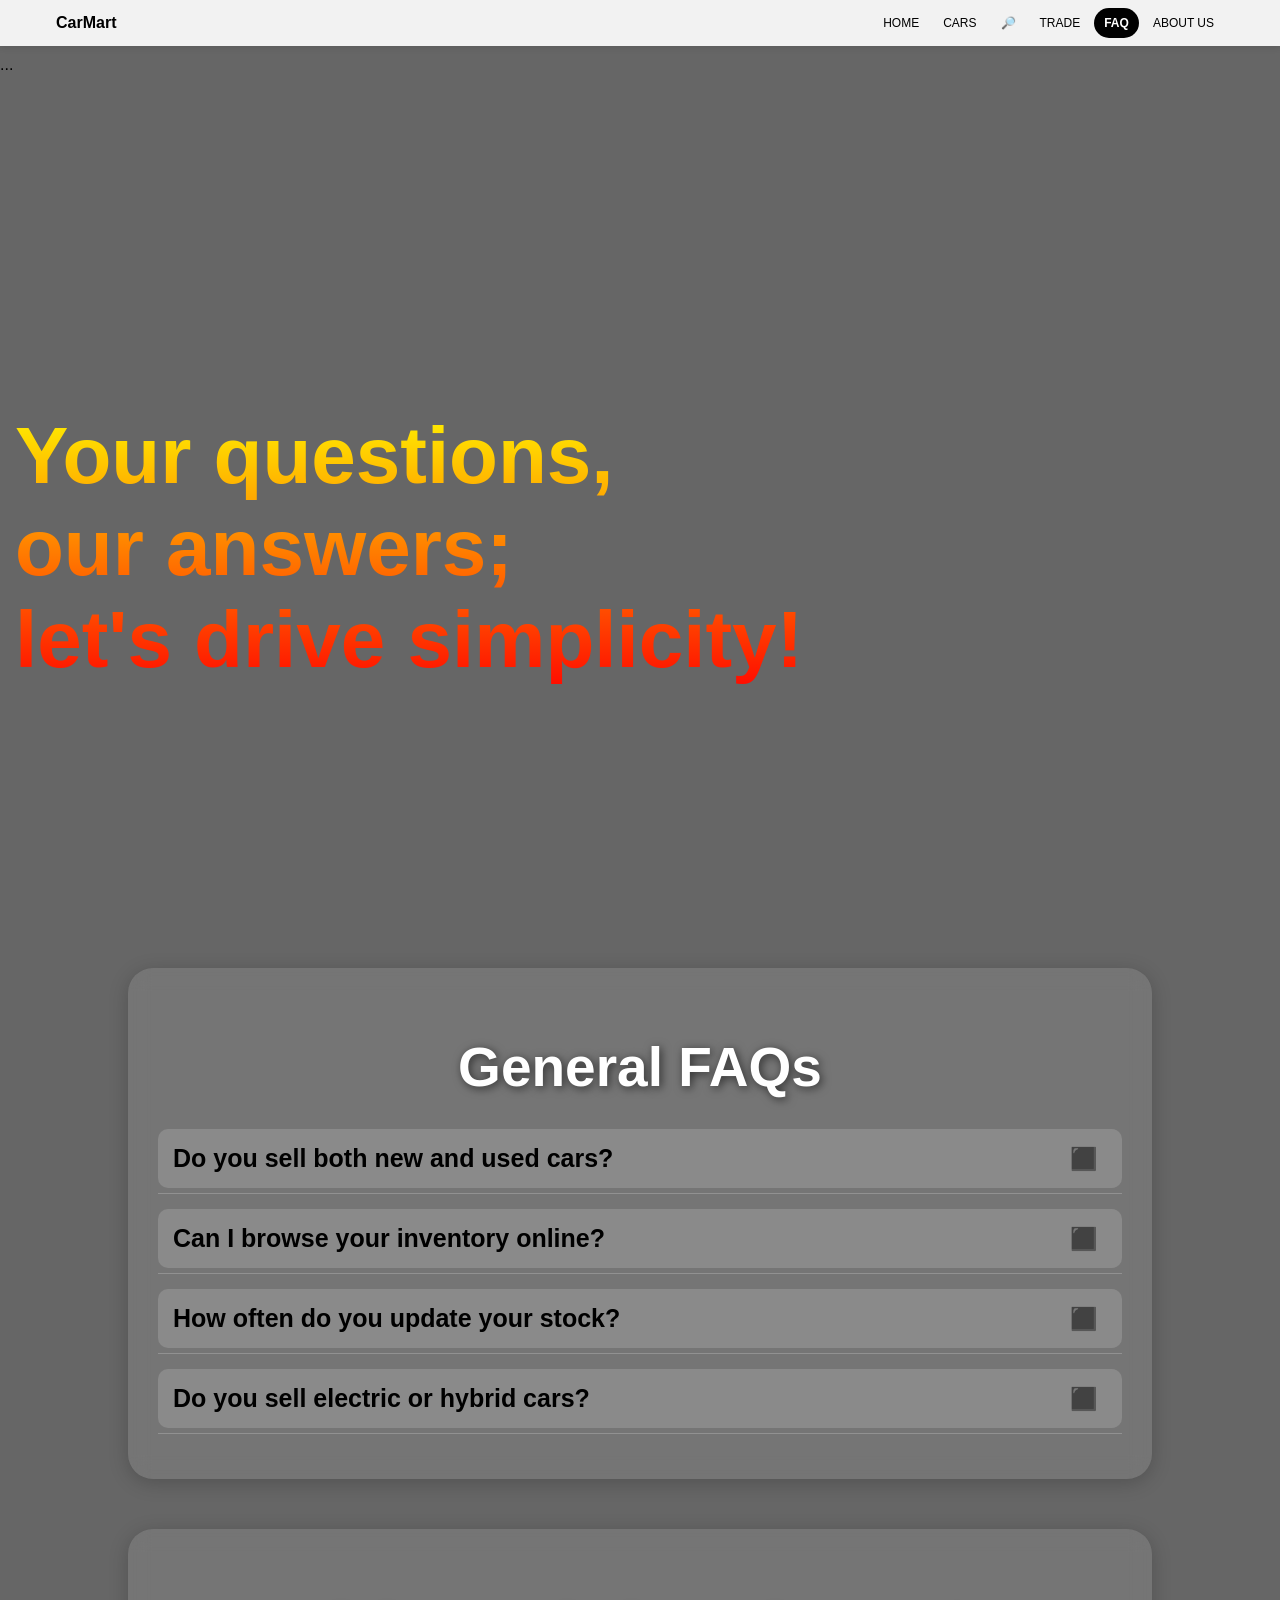
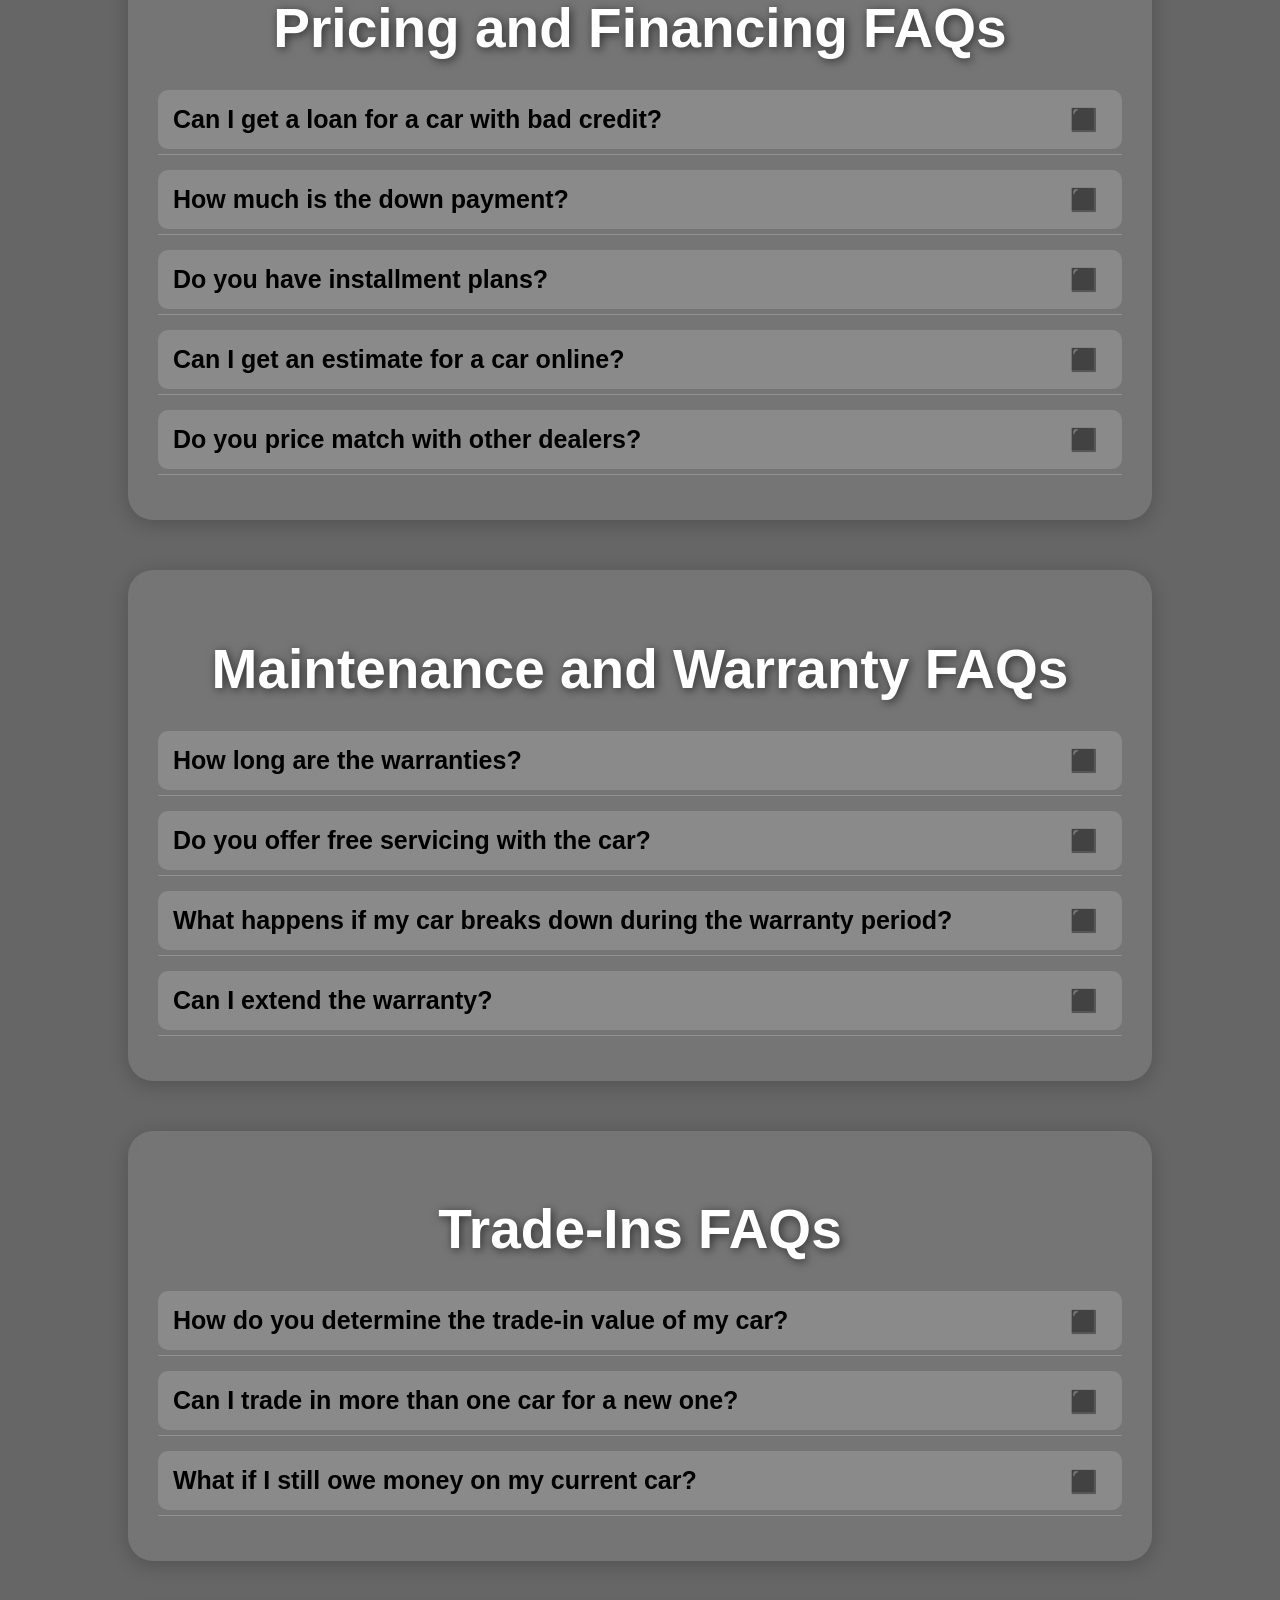
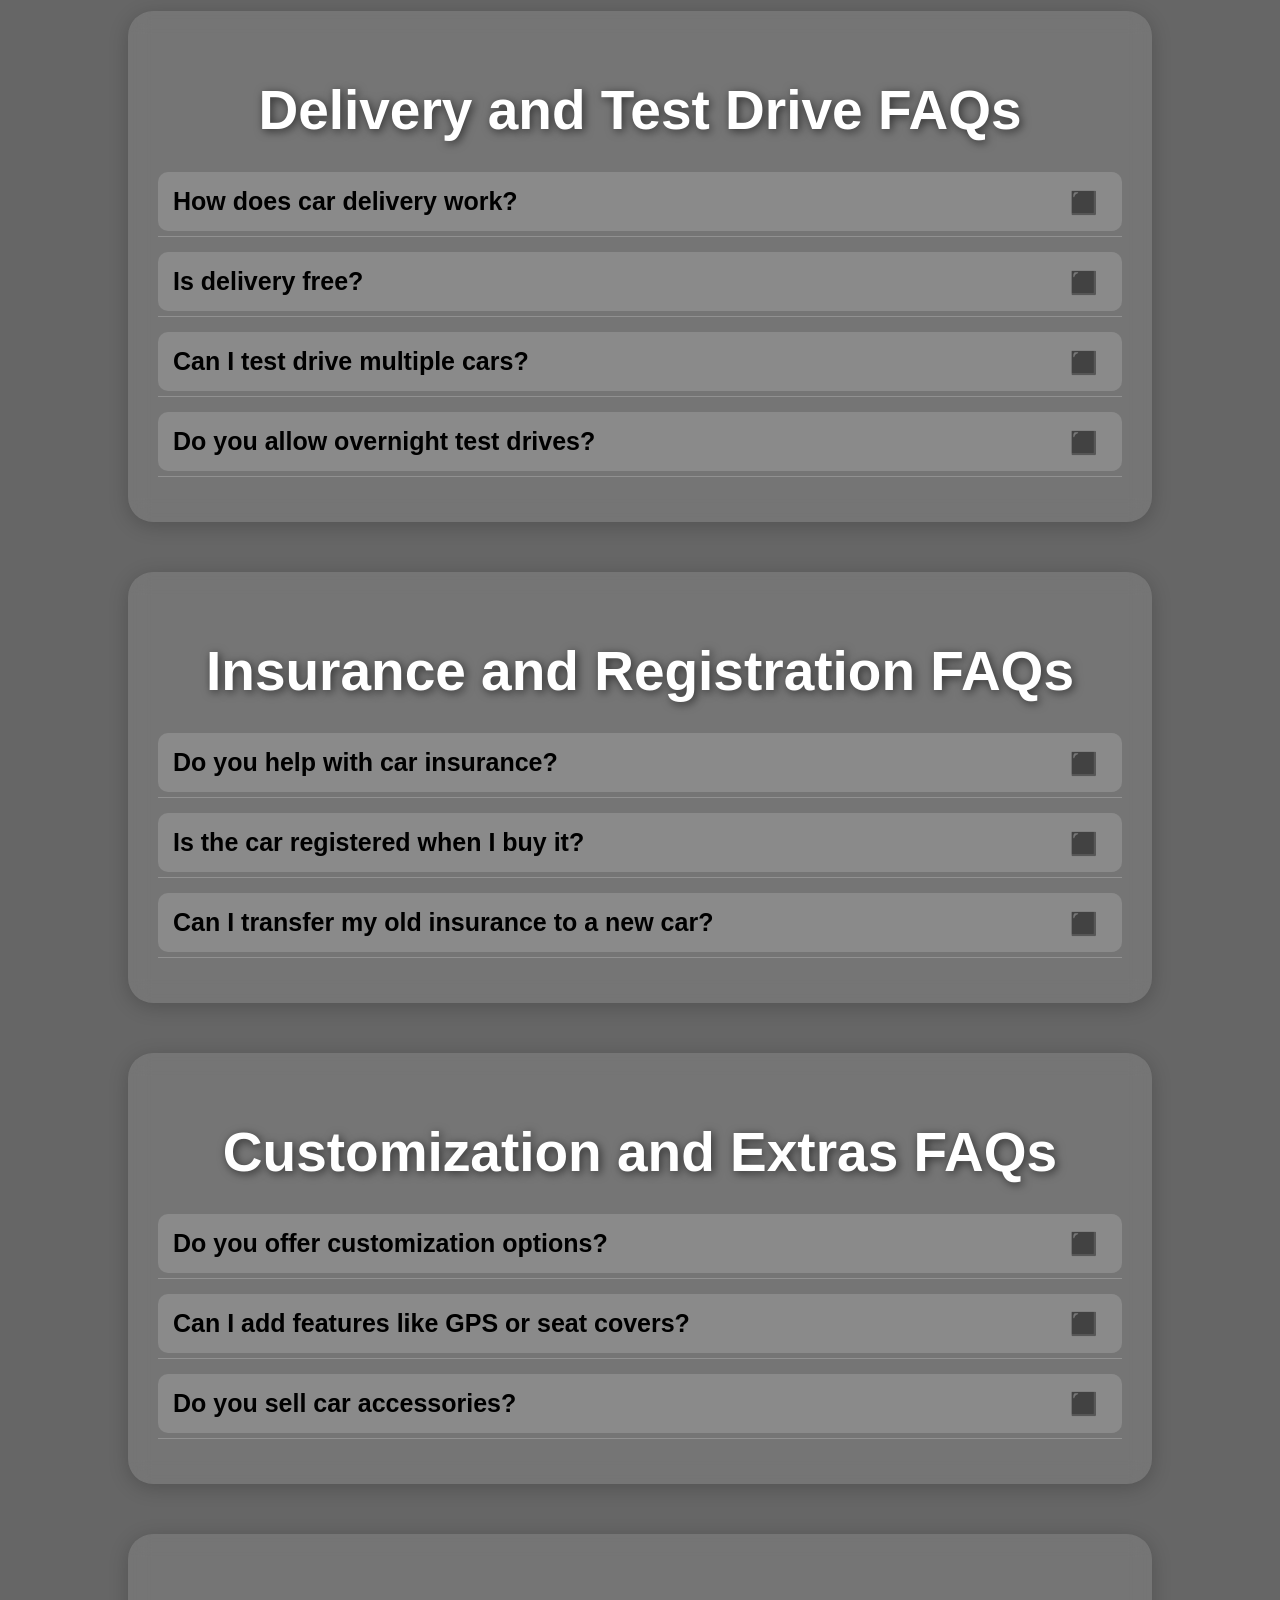
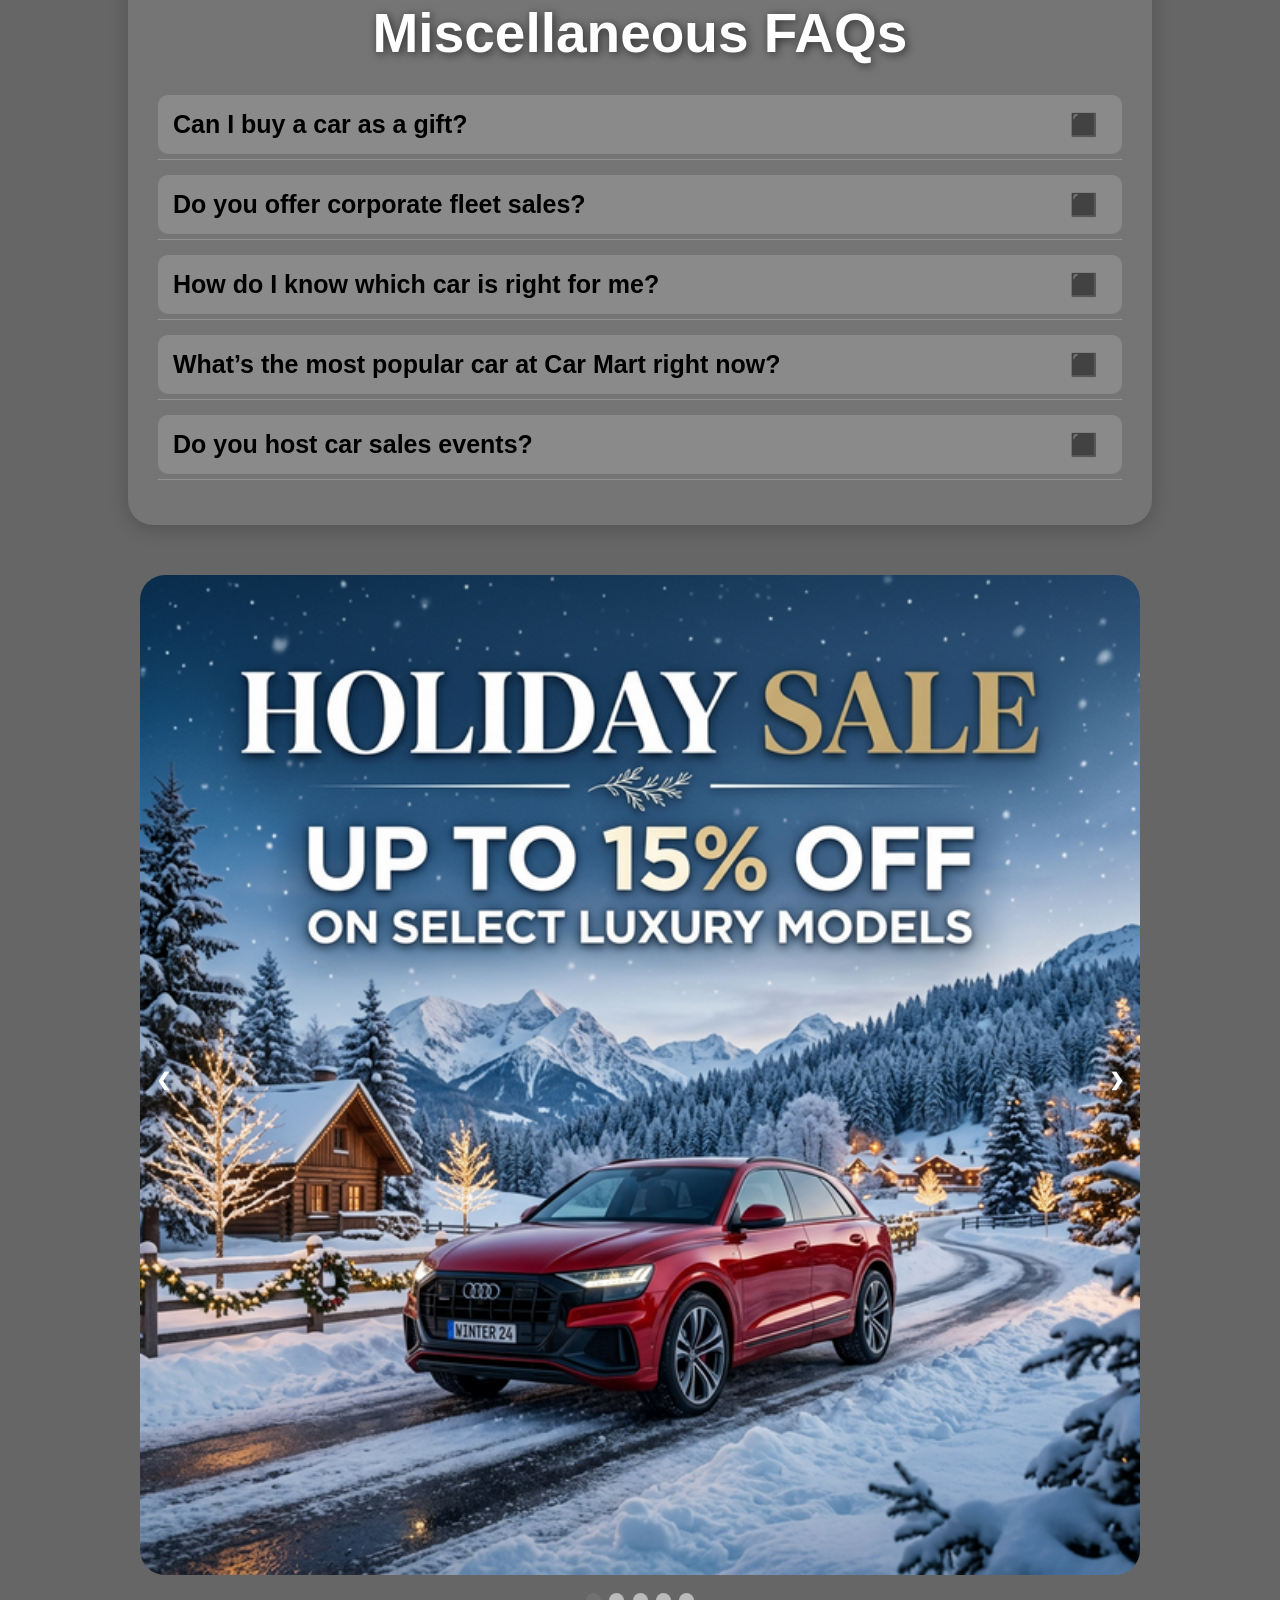
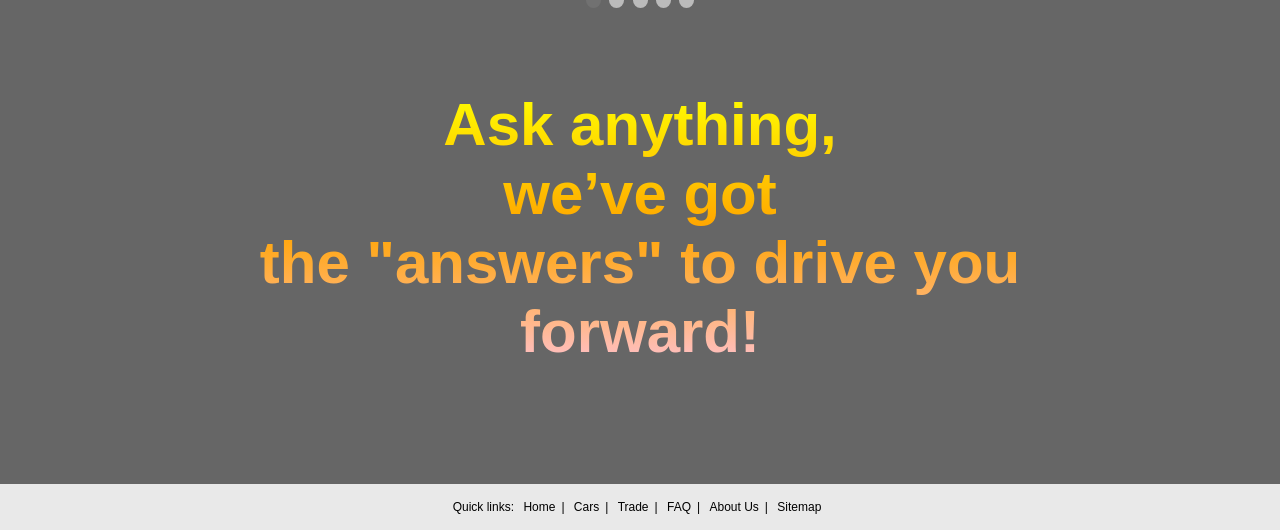
<file: FAQs.html>
<html>
<title>FAQs</title>

<head>
  <style>
    body {
      margin: 0;
      padding-top: 56px;
      font-family: arial;
      background-color: rgba(0, 0, 0, 0.6);
    }

    /*NAVIGATION BAR */
    .main-nav {
      position: fixed;
      top: 0;
      right: 0;
      left: 0;
      z-index: 1000;
      background-color: #f2f2f2;
      box-shadow: 0 2px 6px rgba(0, 0, 0, 0.1);
    }

    .main-nav-inner {
      max-width: 1200px;
      margin: 0 auto;
      display: flex;
      align-items: center;
      justify-content: space-between;
      padding: 8px 16px;
    }

    .nav-logo {
      font-family: sans-serif;
      font-weight: bold;
      font-size: 16px;
      text-decoration: none;
      color: black;
    }

    .nav-list {
      list-style-type: none;
      margin: 0;
      padding: 0;
      display: flex;
      gap: 4px;
    }

    .nav-item {
      list-style: none;
    }

    .nav-link {
      display: block;
      color: black;
      text-align: center;
      padding: 8px 10px;
      text-decoration: none;
      font-family: sans-serif;
      font-size: 12px;
      border-radius: 15px;
    }

    .nav-link:hover {
      background-color: white;
    }

    .nav-link[aria-current="page"] {
      background-color: black;
      color: white;
      font-weight: bold;
    }

    .mini-footer {
      text-align: center;
      padding: 16px;
      font-size: 12px;
      background-color: #e9e9e9;
      margin-top: 40px;
    }

    .mini-footer a {
      color: black;
      text-decoration: none;
      margin: 0 6px;
    }

    /*IMAGE */
    .quote-container {
      width: 100%;
      height: 100%;
      background-image: url('https://static.vecteezy.com/system/resources/previews/038/808/889/large_2x/ai-generated-handsome-young-american-police-officer-sitting-in-his-car-and-smiling-while-looking-at-the-camera-free-photo.jpeg');
      background-size: cover;
      background-position: center;
      border-radius: 25px;
    }


    /* 1st QUOTE */

    .para {
      font-family: sans-serif;
      font-size: 80;
      display: inline-block;
      text-align: left;
      padding: 15;
      background: linear-gradient(yellow, red);
      -webkit-background-clip: text;
      background-clip: text;
      -webkit-text-fill-color: transparent;
      top: 35%;
      position: absolute;
    }


    /* 2nd QUOTE */

    .para1 {
      font-family: sans-serif;
      font-size: 60;
      text-align: center;
      background: linear-gradient(yellow, orange, pink);
      -webkit-background-clip: text;
      background-clip: text;
      -webkit-text-fill-color: transparent;
    }



    /*Q&A DESIGN */

    .container {
      max-width: 80%;
      margin: 50px auto;
      padding: 30px;
      background: rgba(255, 255, 255, 0.1);
      border-radius: 25px;
      box-shadow: 0 4px 20px rgba(0, 0, 0, 0.2);
      backdrop-filter: blur(10px);
    }

    .faq-title {
      text-align: center;
      font-size: 55;
      margin-bottom: 30px;
      color: #fff;
      text-shadow: 2px 2px 10px rgba(0, 0, 0, 0.6);
    }

    .faq-item {
      margin-bottom: 15px;
      border-bottom: 1px solid rgba(255, 255, 255, 0.2);
    }

    .faq-question {
      font-size: 25;
      padding: 15px;
      cursor: pointer;
      background: rgba(255, 255, 255, 0.15);
      border-radius: 10px;
      margin: 5px 0;
      transition: transform 0.3s ease, background 0.3s ease;
      position: relative;
    }

    .faq-question:hover {
      background: rgba(255, 255, 255, 0.25);
      transform: translateY(-3px);
    }

    .faq-question::after {
      content: "◼️";
      font-size: 1.2em;
      color: #fff;
      position: absolute;
      right: 20px;
      top: 50%;
      transform: translateY(-50%);
      transition: transform 0.3s;
    }

    .faq-question.active::after {
      transform: translateY(-50%) rotate(180deg);
    }

    .faq-answer {
      display: none;
      padding: 15px;
      font-size: 18;
      background: rgba(255, 255, 255, 0.1);
      border-radius: 10px;
      margin: 8px 0;
      color: black;
      line-height: 1.6;
    }

    .faq-answer.visible {
      display: block;
      animation: fadeIn 0.3s ease;
    }

    @keyframes fadeIn {
      from {
        opacity: 0;
        transform: translateY(-10px);
      }

      to {
        opacity: 1;
        transform: translateY(0);
      }
    }


    /* NEWS */

    .header {
      background: #222;
      color: #fff;
      padding: 20px 0;
      text-align: center;
      font-size: 2.2em;
      letter-spacing: 1px;
      text-transform: uppercase;
      position: relative;
      overflow: hidden;
    }

    .header::before {
      content: "";
      position: absolute;
      top: 0;
      left: 0;
      width: 100%;
      height: 100%;
      background: linear-gradient(to right, #ff7e5f, #feb47b);
      clip-path: polygon(0 0, 100% 0, 70% 100%, 0% 100%);
      z-index: -1;
    }

    /*.container1 {
    max-width: 80%;
    margin: 50px auto;
    padding: 30px;
    background: rgba(255, 255, 255, 0.1);
    border-radius: 25px;
    box-shadow: 0 4px 20px rgba(0, 0, 0, 0.2);
    backdrop-filter: blur(10px);

  } */

    .headline {
      font-size: 2em;
      color: #333;
      text-align: center;
      margin-bottom: 20px;
      position: relative;
    }

    .headline::after {
      content: '';
      display: block;
      width: 80px;
      height: 4px;
      background: #ff7e5f;
      margin: 10px auto 0;
      border-radius: 2px;
    }

    .news-highlight {
      padding: 20px;
      background: #fff;
      border-radius: 10px;
      margin-bottom: 30px;
      box-shadow: 0 6px 15px rgba(0, 0, 0, 0.1);
      animation: slideIn 1s ease-out;
    }

    .news-highlight-title {
      font-size: 1.6em;
      color: #ff7e5f;
      margin-bottom: 10px;
    }

    .news-highlight-description {
      font-size: 1.2em;
      color: #555;
      line-height: 1.6;
    }

    .car-grid {
      display: grid;
      grid-template-columns: repeat(auto-fit, minmax(250px, 1fr));
      gap: 20px;
    }

    .car-card {
      background: #fff;
      border-radius: 15px;
      box-shadow: 0 6px 20px rgba(0, 0, 0, 0.1);
      overflow: hidden;
      transform: scale(1);
      transition: transform 0.3s ease, box-shadow 0.3s ease;
    }

    .car-card:hover {
      transform: scale(1.05);
      box-shadow: 0 10px 30px rgba(0, 0, 0, 0.2);
    }

    .car-image {
      width: 100%;
      height: 160px;
      object-fit: cover;
    }

    .car-details {
      padding: 15px;
      text-align: center;
    }

    .car-title {
      font-size: 1.4em;
      color: #333;
      margin-bottom: 10px;
    }

    .car-description {
      font-size: 1em;
      color: #666;
      line-height: 1.5;
    }


    @keyframes slideIn {
      from {
        opacity: 0;
        transform: translateY(20px);
      }

      to {
        opacity: 1;
        transform: translateY(0);
      }
    }


    /* SLIDESHOW */

    * {
      box-sizing: border-box
    }

    .mySlides {
      display: none
    }

    img {
      vertical-align: middle;
      border-radius: 25px;
    }

    /* Slideshow container */
    .slideshow-container {
      max-width: 1000px;
      position: relative;
      margin: auto;

    }

    /* Next & previous buttons */
    .prev,
    .next {
      cursor: pointer;
      position: absolute;
      top: 50%;
      width: auto;
      padding: 16px;
      margin-top: -22px;
      color: white;
      font-weight: bold;
      font-size: 18px;
      transition: 0.6s ease;
      border-radius: 0 3px 3px 0;
      user-select: none;
    }

    /* Position the "next button" to the right */
    .next {
      right: 0;
      border-radius: 3px 0 0 3px;
    }

    /* On hover, add a black background color with a little bit see-through */
    .prev:hover,
    .next:hover {
      background-color: rgba(0, 0, 0, 0.8);
    }



    /* The dots/bullets/indicators */
    .dot {
      cursor: pointer;
      height: 15px;
      width: 15px;
      margin: 0 2px;
      background-color: #bbb;
      border-radius: 50%;
      display: inline-block;
      transition: background-color 0.6s ease;
    }

    .active,
    .dot:hover {
      background-color: #717171;
    }

    /* Fading animation */
    .fade {
      animation-name: fade;
      animation-duration: 1.5s;
    }

    @keyframes fade {
      from {
        opacity: .4
      }

      to {
        opacity: 1
      }
    }

    /* On smaller screens, decrease text size */
    @media only screen and (max-width: 300px) {

      .prev,
      .next,
      .text {
        font-size: 11px
      }
    }
  </style>
  ...</style>
</head>

<body>
  <header class="main-nav">
    <div class="main-nav-inner">
      <a href="CARMART HOME.html" class="nav-logo">CarMart</a>
      <nav aria-label="Main navigation">
        <ul class="nav-list">
          <li class="nav-item"><a href="CARMART HOME.html" class="nav-link">HOME</a></li>
          <li class="nav-item"><a href="CAR.html" class="nav-link">CARS</a></li>
          <li class="nav-item"><a href="SEARCH.html" class="nav-link">🔎</a></li>
          <li class="nav-item"><a href="TRADE.html" class="nav-link">TRADE</a></li>
          <li class="nav-item"><a href="FAQs.html" class="nav-link" aria-current="page">FAQ</a></li>
          <li class="nav-item"><a href="About Car Mart.html" class="nav-link">ABOUT US</a></li>

        </ul>
      </nav>
    </div>
  </header>
  <div class="quote-container">
    <p class="para"><b>Your questions,<br> our answers;<br>let's drive simplicity!</b></p>
  </div>


  <!-- GENERAL QUES -->
  <div class="container">
    <h1 class="faq-title">General FAQs</h1>

    <div class="faq-item">
      <div class="faq-question"><b>Do you sell both new and used cars?</b></div>
      <div class="faq-answer"><b>Absolutely! 🖤 <br> Whether you want a brand-new ride or a pre-loved gem, we’ve got you
          covered.</b></div>
    </div>

    <div class="faq-item">
      <div class="faq-question"><b>Can I browse your inventory online?</b></div>
      <div class="faq-answer"><b>Absolutely! 🖤 <br>Visit us to see all the cars we have for you.</b></div>
    </div>

    <div class="faq-item">
      <div class="faq-question"><b>How often do you update your stock?</b></div>
      <div class="faq-answer"><b>Almost daily—there’s always something new to check out!</b></div>
    </div>

    <div class="faq-item">
      <div class="faq-question"><b> Do you sell electric or hybrid cars?</b></div>
      <div class="faq-answer"><b>Yes, we offer electric, hybrid, and traditional vehicles to match your
          preferences.🤗</b></div>
    </div>
  </div>


  <!-- PRICING QUES -->
  <div class="container">
    <h1 class="faq-title">Pricing and Financing FAQs</h1>

    <div class="faq-item">
      <div class="faq-question"><b>Can I get a loan for a car with bad credit?</b></div>
      <div class="faq-answer"><b>Don’t worry! 😍 <br>We work with multiple lenders to find the best plan for you.</b>
      </div>
    </div>

    <div class="faq-item">
      <div class="faq-question"><b>How much is the down payment?</b></div>
      <div class="faq-answer"><b>It depends on the car and the financing plan, but we’ll ensure it’s manageable.</b>
      </div>
    </div>

    <div class="faq-item">
      <div class="faq-question"><b>Do you have installment plans?</b></div>
      <div class="faq-answer"><b>Yes, we offer flexible installment plans. Talk to us for options that fit your needs.
          🖤 </b></div>
    </div>

    <div class="faq-item">
      <div class="faq-question"><b>Can I get an estimate for a car online?</b></div>
      <div class="faq-answer"><b>Sure!🖤 <br> Use our online calculator or contact us for a quick quote.</b></div>
    </div>

    <div class="faq-item">
      <div class="faq-question"><b>Do you price match with other dealers?</b></div>
      <div class="faq-answer"><b>Yes!🖤 <br>Show us a valid offer, and we’ll match or beat it. <br> Use our online
          calculator or contact us for a quick quote.</b></div>
    </div>
  </div>


  <!-- WARRENTY QUES -->
  <div class="container">
    <h1 class="faq-title">Maintenance and Warranty FAQs</h1>

    <div class="faq-item">
      <div class="faq-question"><b> How long are the warranties?</b></div>
      <div class="faq-answer"><b>Warranties vary but typically range from 1 to 5 years—ask for specifics.</b></div>
    </div>

    <div class="faq-item">
      <div class="faq-question"><b>Do you offer free servicing with the car?</b></div>
      <div class="faq-answer"><b>Some cars include free servicing for a limited time—check for current offers.</b></div>
    </div>

    <div class="faq-item">
      <div class="faq-question"><b>What happens if my car breaks down during the warranty period?</b></div>
      <div class="faq-answer"><b>Bring it to us, and we’ll handle it under warranty. Simple as that. 🖤 </b></div>
    </div>

    <div class="faq-item">
      <div class="faq-question"><b>Can I extend the warranty?</b></div>
      <div class="faq-answer"><b>Yes! 🖤 Extended warranties are available for added peace of mind.</b></div>
    </div>
  </div>


  <!-- TRADE QUES -->
  <div class="container">
    <h1 class="faq-title">Trade-Ins FAQs</h1>

    <div class="faq-item">
      <div class="faq-question"><b> How do you determine the trade-in value of my car?</b></div>
      <div class="faq-answer"><b> We consider the market value, condition, mileage, and age of your car.🖤 </b></div>
    </div>

    <div class="faq-item">
      <div class="faq-question"><b>Can I trade in more than one car for a new one?</b></div>
      <div class="faq-answer"><b>Yes! 🖤 <br>You can trade in multiple cars to offset the cost of your new ride.</b>
      </div>
    </div>

    <div class="faq-item">
      <div class="faq-question"><b>What if I still owe money on my current car?</b></div>
      <div class="faq-answer"><b>No problem! 😍 <br>We can handle the payoff as part of your trade-in. </b></div>
    </div>

  </div>


  <!-- DELIVERY QUES -->
  <div class="container">
    <h1 class="faq-title">Delivery and Test Drive FAQs</h1>

    <div class="faq-item">
      <div class="faq-question"><b>How does car delivery work?</b></div>
      <div class="faq-answer"><b>Once your purchase is complete, we’ll deliver your car to your preferred location.</b>
      </div>
    </div>

    <div class="faq-item">
      <div class="faq-question"><b>Is delivery free?</b></div>
      <div class="faq-answer"><b>It depends on the distance. We’ll let you know if any charges apply.</b></div>
    </div>

    <div class="faq-item">
      <div class="faq-question"><b>Can I test drive multiple cars?</b></div>
      <div class="faq-answer"><b>Of course! 🖤 <br>We want you to find the car that feels just right.</b></div>
    </div>

    <div class="faq-item">
      <div class="faq-question"><b>Do you allow overnight test drives?</b></div>
      <div class="faq-answer"><b>In some cases, yes! Contact us to arrange an extended test drive.</b></div>
    </div>
  </div>


  <!-- INSURANCE QUES -->
  <div class="container">
    <h1 class="faq-title">Insurance and Registration FAQs</h1>

    <div class="faq-item">
      <div class="faq-question"><b>Do you help with car insurance?</b></div>
      <div class="faq-answer"><b>Yes, we’ll connect you with trusted insurance providers. 😘 </b></div>
    </div>

    <div class="faq-item">
      <div class="faq-question"><b> Is the car registered when I buy it?</b></div>
      <div class="faq-answer"><b>Yes, we handle all registration paperwork for you.</b></div>
    </div>

    <div class="faq-item">
      <div class="faq-question"><b>Can I transfer my old insurance to a new car?</b></div>
      <div class="faq-answer"><b>Absolutely! ❤️ We’ll guide you through the process.</b></div>
    </div>

  </div>

  <!-- CUSTOMIZATION QUES -->
  <div class="container">
    <h1 class="faq-title">Customization and Extras FAQs</h1>

    <div class="faq-item">
      <div class="faq-question"><b>Do you offer customization options?</b></div>
      <div class="faq-answer"><b>Yes! 😘<br>From alloy wheels to sound systems, we’ll make your car truly yours.</b>
      </div>
    </div>

    <div class="faq-item">
      <div class="faq-question"><b> Can I add features like GPS or seat covers?</b></div>
      <div class="faq-answer"><b>Definitely! 🖤 Choose from a range of add-ons when you purchase.</b></div>
    </div>

    <div class="faq-item">
      <div class="faq-question"><b>Do you sell car accessories?</b></div>
      <div class="faq-answer"><b>Yah! ❤️ <br>we have a selection of accessories to enhance your ride.</b></div>
    </div>
  </div>


  <!-- MISSALENIOUS QUES -->
  <div class="container">
    <h1 class="faq-title">Miscellaneous FAQs</h1>

    <div class="faq-item">
      <div class="faq-question"><b>Can I buy a car as a gift?</b></div>
      <div class="faq-answer"><b>Absolutely! 🖤<br> We’ll help you make it a memorable surprise.</b></div>
    </div>

    <div class="faq-item">
      <div class="faq-question"><b> Do you offer corporate fleet sales?</b></div>
      <div class="faq-answer"><b>Yes,🖤 <br> we work with businesses to provide fleets of any size.</b></div>
    </div>

    <div class="faq-item">
      <div class="faq-question"><b>How do I know which car is right for me?</b></div>
      <div class="faq-answer"><b>Tell us your needs, and we’ll recommend the perfect match.🤗</b></div>
    </div>

    <div class="faq-item">
      <div class="faq-question"><b>What’s the most popular car at Car Mart right now?</b></div>
      <div class="faq-answer"><b>Check out our best-sellers section or ask our team when you visit!🤗</b></div>
    </div>

    <div class="faq-item">
      <div class="faq-question"><b>Do you host car sales events?</b></div>
      <div class="faq-answer"><b>Yes, we have regular events and discounts. Stay tuned.</b></div>
    </div>
  </div>


  <!-- ANIMATION EFFECT -->
  <script>
    const questions = document.querySelectorAll('.faq-question');

    questions.forEach(question => {
      question.addEventListener('click', () => {
        const answer = question.nextElementSibling;

        question.classList.toggle('active');
        answer.classList.toggle('visible');
      });
    });
  </script>




  <!-- IMAGE SLIDESHOW -->

  <div class="slideshow-container">

    <div class="mySlides fade">
      <img src="images/banner1.png" style="width:100%">
    </div>

    <div class="mySlides fade">
      <img src="images/banner2.png" style="width:100%">
    </div>

    <div class="mySlides fade">
      <img src="images/banner3.png" style="width:100%">
    </div>

    <div class="mySlides fade">
      <img src="images/banner1.png" style="width:100%">
    </div>

    <div class="mySlides fade">
      <img src="images/banner2.png" style="width:100%">
    </div>

    <a class="prev" onclick="plusSlides(-1)">❮</a>
    <a class="next" onclick="plusSlides(1)">❯</a>

  </div>
  <br>

  <div style="text-align:center">
    <span class="dot" onclick="currentSlide(1)"></span>
    <span class="dot" onclick="currentSlide(2)"></span>
    <span class="dot" onclick="currentSlide(3)"></span>
    <span class="dot" onclick="currentSlide(4)"></span>
    <span class="dot" onclick="currentSlide(5)"></span>
  </div>

  <script>
    let slideIndex = 0;

    function showSlides() {
      let i;
      let slides = document.getElementsByClassName("mySlides");
      let dots = document.getElementsByClassName("dot");
      for (i = 0; i < slides.length; i++) {
        slides[i].style.display = "none";
      }
      slideIndex++;
      if (slideIndex > slides.length) { slideIndex = 1 }
      for (i = 0; i < dots.length; i++) {
        dots[i].className = dots[i].className.replace(" active", "");
      }
      slides[slideIndex - 1].style.display = "block";
      dots[slideIndex - 1].className += " active";
      setTimeout(showSlides, 10000); // Change image every 10 seconds
    }

    showSlides();
  </script>

  <br>
  <!-- FINAL QU -->
  <div>
    <p class="para1"><b>Ask anything, <br>we’ve got <br>the "answers" to drive you <br>forward!</b></p>
  </div>
  <br>
  <footer class="mini-footer">
    <span>Quick links:</span>
    <a href="CARMART HOME.html">Home</a>|
    <a href="CAR.html">Cars</a>|
    <a href="TRADE.html">Trade</a>|
    <a href="FAQs.html">FAQ</a>|
    <a href="About Car Mart.html">About Us</a>|
    <a href="sitemap.html">Sitemap</a>
  </footer>
</body>

</html>
</file>
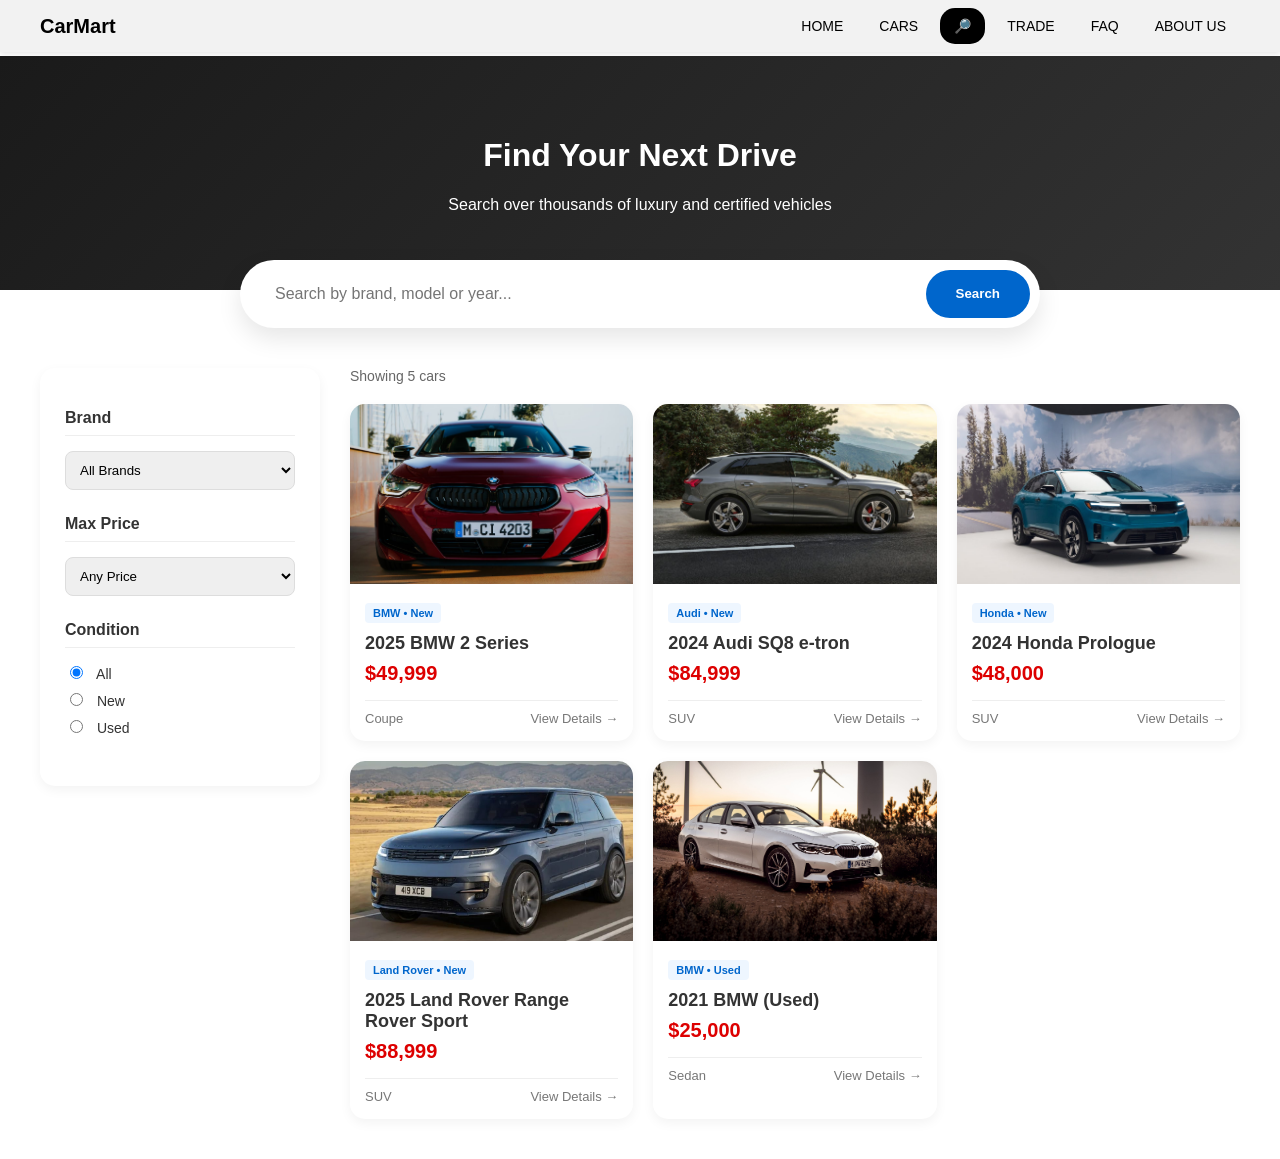
<file: SEARCH.html>
<!DOCTYPE html>
<html lang="en">

<head>
    <meta charset="UTF-8">
    <meta name="viewport" content="width=device-width, initial-scale=1.0">
    <title>Search Cars - CarMart</title>
    <link rel="stylesheet" href="style.css">
    <style>
        /* Search Header */
        .search-header {
            background: linear-gradient(135deg, #1a1a1a 0%, #333 100%);
            color: white;
            padding: 60px 20px;
            text-align: center;
        }

        .search-container {
            max-width: 800px;
            margin: -30px auto 0;
            padding: 0 20px;
        }

        .search-box {
            background: white;
            padding: 10px;
            border-radius: 50px;
            display: flex;
            box-shadow: 0 10px 25px rgba(0, 0, 0, 0.1);
        }

        .search-box input {
            flex: 1;
            border: none;
            padding: 15px 25px;
            font-size: 16px;
            border-radius: 50px 0 0 50px;
            outline: none;
        }

        .search-btn {
            background: #0066cc;
            color: white;
            border: none;
            padding: 0 30px;
            border-radius: 50px;
            font-weight: bold;
            cursor: pointer;
            transition: 0.3s;
        }

        .search-btn:hover {
            background: #004499;
        }

        /* Layout */
        .content-wrapper {
            max-width: 1200px;
            margin: 40px auto;
            display: grid;
            grid-template-columns: 280px 1fr;
            gap: 30px;
            padding: 0 20px;
        }

        /* Filters */
        .filters-sidebar {
            background: white;
            padding: 25px;
            border-radius: 15px;
            box-shadow: 0 4px 12px rgba(0, 0, 0, 0.05);
            height: fit-content;
        }

        .filter-group {
            margin-bottom: 25px;
        }

        .filter-group h3 {
            font-size: 16px;
            margin-bottom: 15px;
            border-bottom: 1px solid #eee;
            padding-bottom: 8px;
        }

        .filter-option {
            display: block;
            margin-bottom: 8px;
            font-size: 14px;
            cursor: pointer;
        }

        .filter-option input {
            margin-right: 10px;
        }

        select {
            width: 100%;
            padding: 10px;
            border-radius: 8px;
            border: 1px solid #ddd;
            outline: none;
        }

        /* Results */
        .results-count {
            margin-bottom: 20px;
            font-size: 14px;
            color: #666;
            font-weight: 500;
        }

        .car-grid {
            display: grid;
            grid-template-columns: repeat(auto-fill, minmax(280px, 1fr));
            gap: 20px;
        }

        .car-card {
            background: white;
            border-radius: 15px;
            overflow: hidden;
            box-shadow: 0 4px 12px rgba(0, 0, 0, 0.05);
            transition: 0.3s;
            text-decoration: none;
            color: inherit;
        }

        .car-card:hover {
            transform: translateY(-5px);
            box-shadow: 0 8px 20px rgba(0, 0, 0, 0.1);
        }

        .car-img {
            width: 100%;
            height: 180px;
            object-fit: cover;
        }

        .car-info {
            padding: 15px;
        }

        .car-tag {
            display: inline-block;
            padding: 4px 8px;
            background: #eef6ff;
            color: #0066cc;
            font-size: 11px;
            font-weight: bold;
            border-radius: 4px;
            margin-bottom: 10px;
        }

        .car-title {
            font-size: 18px;
            font-weight: bold;
            margin: 0 0 8px;
        }

        .car-price {
            color: #d00;
            font-size: 20px;
            font-weight: bold;
        }

        .car-meta {
            display: flex;
            justify-content: space-between;
            margin-top: 15px;
            font-size: 13px;
            color: #777;
            border-top: 1px solid #eee;
            padding-top: 10px;
        }

        /* Empty State */
        #not-found {
            text-align: center;
            padding: 60px 20px;
            display: none;
        }

        #not-found h2 {
            color: #999;
        }

        @media (max-width: 768px) {
            .content-wrapper {
                grid-template-columns: 1fr;
            }

            .filters-sidebar {
                display: none;
            }

            /* Could add a mobile filter toggle later */
        }
    </style>
</head>

<body>
    <header class="main-nav">
        <div class="main-nav-inner">
            <a href="CARMART HOME.html" class="nav-logo">CarMart</a>
            <div class="menu-toggle" id="mobile-menu">
                <span></span>
                <span></span>
                <span></span>
            </div>
            <nav aria-label="Main navigation">
                <ul class="nav-list" id="nav-list">
                    <li class="nav-item"><a href="CARMART HOME.html" class="nav-link">HOME</a></li>
                    <li class="nav-item"><a href="CAR.html" class="nav-link">CARS</a></li>
                    <li class="nav-item"><a href="SEARCH.html" class="nav-link" aria-current="page">🔎</a></li>
                    <li class="nav-item"><a href="TRADE.html" class="nav-link">TRADE</a></li>
                    <li class="nav-item"><a href="FAQs.html" class="nav-link">FAQ</a></li>
                    <li class="nav-item"><a href="About Car Mart.html" class="nav-link">ABOUT US</a></li>
                </ul>
            </nav>
        </div>
    </header>

    <script>
        document.getElementById('mobile-menu').addEventListener('click', function () {
            document.getElementById('nav-list').classList.toggle('active');
        });
    </script>

    <div class="search-header">
        <h1>Find Your Next Drive</h1>
        <p>Search over thousands of luxury and certified vehicles</p>
    </div>

    <div class="search-container">
        <div class="search-box">
            <input type="text" id="userInput" placeholder="Search by brand, model or year..." onkeyup="filterCars()">
            <button class="search-btn" onclick="filterCars()">Search</button>
        </div>
    </div>

    <div class="content-wrapper">
        <aside class="filters-sidebar">
            <div class="filter-group">
                <h3>Brand</h3>
                <select id="brandFilter" onchange="filterCars()">
                    <option value="all">All Brands</option>
                    <option value="BMW">BMW</option>
                    <option value="Audi">Audi</option>
                    <option value="Honda">Honda</option>
                    <option value="Land Rover">Land Rover</option>
                </select>
            </div>

            <div class="filter-group">
                <h3>Max Price</h3>
                <select id="priceFilter" onchange="filterCars()">
                    <option value="all">Any Price</option>
                    <option value="30000">Up to $30,000</option>
                    <option value="60000">Up to $60,000</option>
                    <option value="100000">Up to $100,000</option>
                </select>
            </div>

            <div class="filter-group">
                <h3>Condition</h3>
                <label class="filter-option"><input type="radio" name="condition" value="all" checked
                        onchange="filterCars()"> All</label>
                <label class="filter-option"><input type="radio" name="condition" value="New" onchange="filterCars()">
                    New</label>
                <label class="filter-option"><input type="radio" name="condition" value="Used" onchange="filterCars()">
                    Used</label>
            </div>
        </aside>

        <main>
            <div class="results-count" id="results-count">Showing all cars</div>

            <div id="not-found">
                <h2>No results found for your search.</h2>
                <p>Try adjusting your filters or searching for something else.</p>
            </div>

            <div class="car-grid" id="carGrid">
                <!-- Car items will be injected here by JS -->
            </div>
        </main>
    </div>

    <script>
        const cars = [
            { id: 1, name: "2025 BMW 2 Series", price: 49999, brand: "BMW", condition: "New", img: "images/bmw_2_series.jpg", url: "2025 BMW 2 Series.html", body: "Coupe" },
            { id: 2, name: "2024 Audi SQ8 e-tron", price: 84999, brand: "Audi", condition: "New", img: "images/audi_sq8.jpg", url: "2024 Audi SQ8 e-tron.html", body: "SUV" },
            { id: 3, name: "2024 Honda Prologue", price: 48000, brand: "Honda", condition: "New", img: "images/honda_prologue.jpg", url: "2024 Honda Prologue.html", body: "SUV" },
            { id: 4, name: "2025 Land Rover Range Rover Sport", price: 88999, brand: "Land Rover", condition: "New", img: "images/range_rover_sport.png", url: "2025 Land Rover Range Rover Sport.html", body: "SUV" },
            { id: 5, name: "2021 BMW (Used)", price: 25000, brand: "BMW", condition: "Used", img: "images/bmw_3_series_used.jpg", url: "2021 BMW.html", body: "Sedan" }
        ];

        function displayCars(filteredCars) {
            const grid = document.getElementById('carGrid');
            const countLabel = document.getElementById('results-count');
            const notFound = document.getElementById('not-found');

            grid.innerHTML = '';

            if (filteredCars.length === 0) {
                notFound.style.display = 'block';
                countLabel.innerText = '0 results found';
            } else {
                notFound.style.display = 'none';
                countLabel.innerText = `Showing ${filteredCars.length} cars`;

                filteredCars.forEach(car => {
                    grid.innerHTML += `
            <a href="${car.url}" class="car-card">
              <img src="${car.img}" alt="${car.name}" class="car-img">
              <div class="car-info">
                <span class="car-tag">${car.brand} &bull; ${car.condition}</span>
                <h3 class="car-title">${car.name}</h3>
                <div class="car-price">$${car.price.toLocaleString()}</div>
                <div class="car-meta">
                  <span>${car.body}</span>
                  <span>View Details &rarr;</span>
                </div>
              </div>
            </a>
          `;
                });
            }
        }

        function filterCars() {
            const text = document.getElementById('userInput').value.toLowerCase();
            const brand = document.getElementById('brandFilter').value;
            const price = document.getElementById('priceFilter').value;
            const condition = document.querySelector('input[name="condition"]:checked').value;

            const filtered = cars.filter(car => {
                const matchesText = car.name.toLowerCase().includes(text) || car.brand.toLowerCase().includes(text);
                const matchesBrand = brand === 'all' || car.brand === brand;
                const matchesPrice = price === 'all' || car.price <= parseInt(price);
                const matchesCondition = condition === 'all' || car.condition === condition;

                return matchesText && matchesBrand && matchesPrice && matchesCondition;
            });

            displayCars(filtered);
        }

        // Initial load
        displayCars(cars);
    </script>
</body>

</html>
</file>
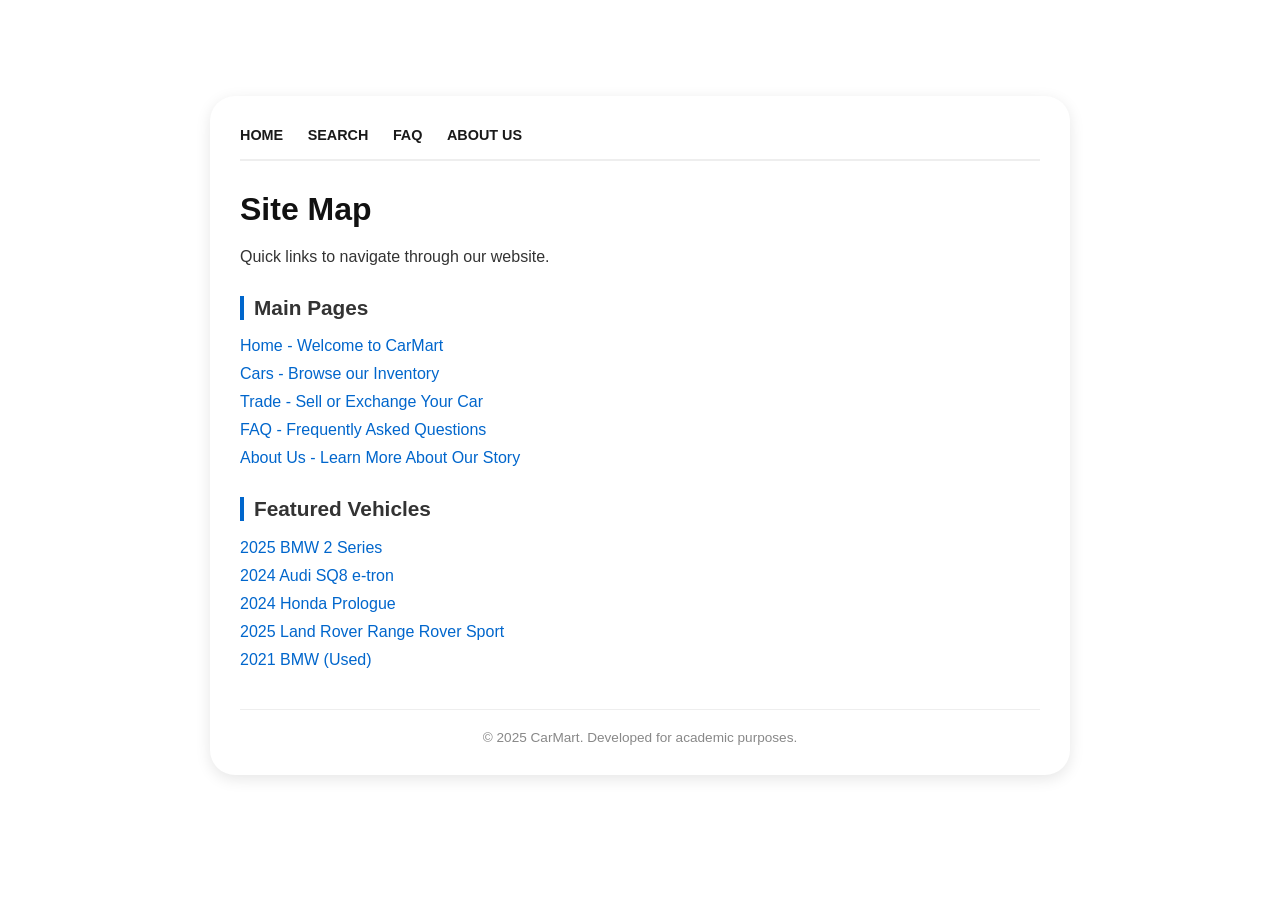
<file: sitemap.html>
<!DOCTYPE html>
<html lang="en">

<head>
  <meta charset="UTF-8">
  <meta name="viewport" content="width=device-width, initial-scale=1.0">
  <title>CarMart Sitemap</title>
  <link rel="stylesheet" href="style.css">
  <style>
    .sitemap-container {
      max-width: 800px;
      margin: 40px auto;
      background: white;
      padding: 30px;
      border-radius: 25px;
      box-shadow: 0 4px 15px rgba(0, 0, 0, 0.1);
    }

    .sitemap-nav {
      margin-bottom: 30px;
      padding-bottom: 15px;
      border-bottom: 2px solid #eee;
    }

    .sitemap-nav a {
      margin-right: 20px;
      text-decoration: none;
      color: #1a1a1a;
      font-weight: 600;
      font-size: 0.9em;
      text-transform: uppercase;
    }

    .sitemap-nav a:hover {
      color: #0066cc;
    }

    h1 {
      margin: 0 0 20px;
      font-size: 2em;
      color: #111;
    }

    h2 {
      margin-top: 30px;
      font-size: 1.3em;
      border-left: 4px solid #0066cc;
      padding-left: 10px;
    }

    ul {
      list-style: none;
      padding: 0;
    }

    li {
      margin-bottom: 10px;
    }

    .sitemap-link {
      color: #0066cc;
      text-decoration: none;
      transition: 0.2s;
    }

    .sitemap-link:hover {
      text-decoration: underline;
      color: #004499;
    }

    .sitemap-footer {
      margin-top: 40px;
      padding-top: 20px;
      border-top: 1px solid #eee;
      text-align: center;
      font-size: 0.85em;
      color: #888;
    }
  </style>
</head>

<body>
  <div class="sitemap-container">
    <nav class="sitemap-nav">
      <a href="CARMART HOME.html">Home</a>
      <a href="SEARCH.html">Search</a>
      <a href="FAQs.html">FAQ</a>
      <a href="About Car Mart.html">About Us</a>
    </nav>

    <main>
      <h1>Site Map</h1>
      <p>Quick links to navigate through our website.</p>

      <section>
        <h2>Main Pages</h2>
        <ul>
          <li><a href="CARMART HOME.html" class="sitemap-link">Home - Welcome to CarMart</a></li>
          <li><a href="CAR.html" class="sitemap-link">Cars - Browse our Inventory</a></li>
          <li><a href="TRADE.html" class="sitemap-link">Trade - Sell or Exchange Your Car</a></li>
          <li><a href="FAQs.html" class="sitemap-link">FAQ - Frequently Asked Questions</a></li>
          <li><a href="About Car Mart.html" class="sitemap-link">About Us - Learn More About Our Story</a></li>
        </ul>
      </section>

      <section>
        <h2>Featured Vehicles</h2>
        <ul>
          <li><a href="2025 BMW 2 Series.html" class="sitemap-link">2025 BMW 2 Series</a></li>
          <li><a href="2024 Audi SQ8 e-tron.html" class="sitemap-link">2024 Audi SQ8 e-tron</a></li>
          <li><a href="2024 Honda Prologue.html" class="sitemap-link">2024 Honda Prologue</a></li>
          <li><a href="2025 Land Rover Range Rover Sport.html" class="sitemap-link">2025 Land Rover Range Rover
              Sport</a></li>
          <li><a href="2021 BMW.html" class="sitemap-link">2021 BMW (Used)</a></li>
        </ul>
      </section>
    </main>

    <footer class="sitemap-footer">
      &copy; 2025 CarMart. Developed for academic purposes.
    </footer>
  </div>
</body>

</html>
</file>
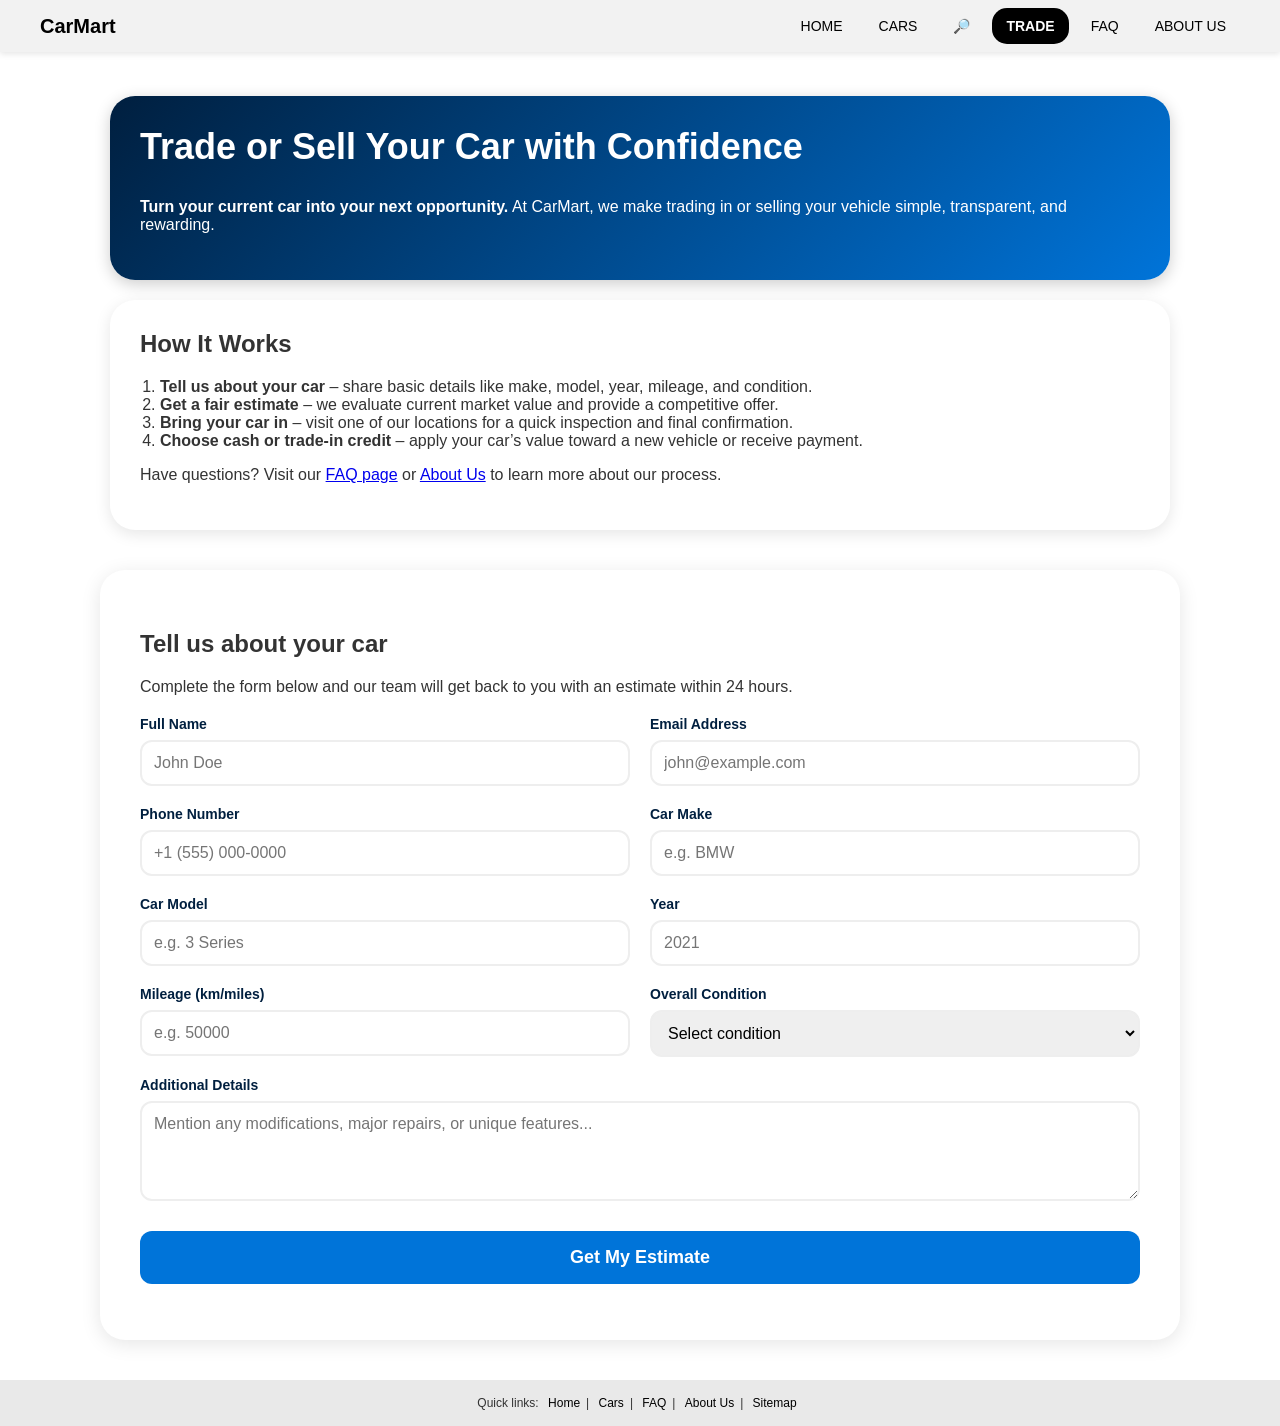
<file: TRADE.html>
<html>
<title>Trade Your Car</title>

<head>
  <meta name="viewport" content="width=device-width, initial-scale=1">
  <link rel="stylesheet" href="style.css">
  <style>
    .trade-hero {
      max-width: 1000px;
      margin: 40px auto 20px auto;
      padding: 30px;
      border-radius: 25px;
      background: linear-gradient(135deg, #001f3f, #0074d9);
      color: white;
      box-shadow: 0 4px 16px rgba(0, 0, 0, 0.2);
      text-align: left;
    }

    .trade-hero h1 {
      margin-top: 0;
      font-size: 36px;
    }

    .trade-steps {
      max-width: 1000px;
      margin: 0 auto 40px auto;
      padding: 30px;
      border-radius: 25px;
      background-color: white;
      box-shadow: 0 4px 16px rgba(0, 0, 0, 0.1);
    }

    .trade-steps h2 {
      margin-top: 0;
    }

    .trade-steps ol {
      padding-left: 20px;
    }

    .mini-footer {
      text-align: center;
      padding: 16px;
      font-size: 12px;
      background-color: #e9e9e9;
    }

    .mini-footer a {
      color: black;
      text-decoration: none;
      margin: 0 6px;
    }

    /* TRADE FORM STYLES */
    .trade-form-section {
      max-width: 1000px;
      margin: 40px auto;
      padding: 40px;
      border-radius: 25px;
      background-color: white;
      box-shadow: 0 4px 20px rgba(0, 0, 0, 0.1);
    }

    .form-grid {
      display: grid;
      grid-template-columns: 1fr 1fr;
      gap: 20px;
      margin-top: 20px;
    }

    .form-group {
      display: flex;
      flex-direction: column;
      gap: 8px;
    }

    .form-group.full-width {
      grid-column: span 2;
    }

    .form-group label {
      font-weight: bold;
      color: var(--secondary-color);
      font-size: 14px;
    }

    .form-group input,
    .form-group select,
    .form-group textarea {
      padding: 12px;
      border: 2px solid #eee;
      border-radius: 12px;
      font-family: inherit;
      font-size: 16px;
      transition: border-color 0.3s, box-shadow 0.3s;
    }

    .form-group input:focus,
    .form-group select:focus,
    .form-group textarea:focus {
      outline: none;
      border-color: var(--primary-color);
      box-shadow: 0 0 0 4px rgba(0, 116, 217, 0.1);
    }

    .submit-btn {
      grid-column: span 2;
      background-color: var(--primary-color);
      color: white;
      border: none;
      padding: 16px;
      font-size: 18px;
      font-weight: bold;
      border-radius: 12px;
      cursor: pointer;
      transition: background-color 0.3s, transform 0.2s;
      margin-top: 10px;
    }

    .submit-btn:hover {
      background-color: #005bb5;
      transform: translateY(-2px);
    }

    .submit-btn:active {
      transform: translateY(0);
    }

    @media (max-width: 768px) {
      .form-grid {
        grid-template-columns: 1fr;
      }

      .form-group.full-width {
        grid-column: span 1;
      }

      .submit-btn {
        grid-column: span 1;
      }

      .trade-form-section {
        margin: 20px;
        padding: 25px;
      }
    }
  </style>
</head>

<body>
  <header class="main-nav">
    <div class="main-nav-inner">
      <a href="CARMART HOME.html" class="nav-logo">CarMart</a>
      <div class="menu-toggle" id="mobile-menu">
        <span></span>
        <span></span>
        <span></span>
      </div>
      <nav aria-label="Main navigation">
        <ul class="nav-list" id="nav-list">
          <li class="nav-item"><a href="CARMART HOME.html" class="nav-link">HOME</a></li>
          <li class="nav-item"><a href="CAR.html" class="nav-link">CARS</a></li>
          <li class="nav-item"><a href="SEARCH.html" class="nav-link">🔎</a></li>
          <li class="nav-item"><a href="TRADE.html" class="nav-link" aria-current="page">TRADE</a></li>
          <li class="nav-item"><a href="FAQs.html" class="nav-link">FAQ</a></li>
          <li class="nav-item"><a href="About Car Mart.html" class="nav-link">ABOUT US</a></li>
        </ul>
      </nav>
    </div>
  </header>

  <script>
    document.getElementById('mobile-menu').addEventListener('click', function () {
      document.getElementById('nav-list').classList.toggle('active');
    });
  </script>

  <section class="trade-hero">
    <h1>Trade or Sell Your Car with Confidence</h1>
    <p><b>Turn your current car into your next opportunity.</b> At CarMart, we make trading in or selling your vehicle
      simple, transparent, and rewarding.</p>
  </section>

  <section class="trade-steps">
    <h2>How It Works</h2>
    <ol>
      <li><b>Tell us about your car</b> – share basic details like make, model, year, mileage, and condition.</li>
      <li><b>Get a fair estimate</b> – we evaluate current market value and provide a competitive offer.</li>
      <li><b>Bring your car in</b> – visit one of our locations for a quick inspection and final confirmation.</li>
      <li><b>Choose cash or trade-in credit</b> – apply your car’s value toward a new vehicle or receive payment.</li>
    </ol>
    <p>Have questions? Visit our <a href="FAQs.html">FAQ page</a> or <a href="About Car Mart.html">About Us</a> to learn
      more about our process.</p>
  </section>

  <section class="trade-form-section">
    <h2>Tell us about your car</h2>
    <p>Complete the form below and our team will get back to you with an estimate within 24 hours.</p>

    <form id="tradeInForm" class="form-grid">
      <!-- Owner Details -->
      <div class="form-group">
        <label for="fullName">Full Name</label>
        <input type="text" id="fullName" name="fullName" placeholder="John Doe" required>
      </div>
      <div class="form-group">
        <label for="email">Email Address</label>
        <input type="email" id="email" name="email" placeholder="john@example.com" required>
      </div>
      <div class="form-group">
        <label for="phone">Phone Number</label>
        <input type="tel" id="phone" name="phone" placeholder="+1 (555) 000-0000" required>
      </div>

      <!-- Vehicle Details -->
      <div class="form-group">
        <label for="make">Car Make</label>
        <input type="text" id="make" name="make" placeholder="e.g. BMW" required>
      </div>
      <div class="form-group">
        <label for="model">Car Model</label>
        <input type="text" id="model" name="model" placeholder="e.g. 3 Series" required>
      </div>
      <div class="form-group">
        <label for="year">Year</label>
        <input type="number" id="year" name="year" min="1900" max="2026" placeholder="2021" required>
      </div>
      <div class="form-group">
        <label for="mileage">Mileage (km/miles)</label>
        <input type="number" id="mileage" name="mileage" min="0" placeholder="e.g. 50000" required>
      </div>
      <div class="form-group">
        <label for="condition">Overall Condition</label>
        <select id="condition" name="condition" required>
          <option value="" disabled selected>Select condition</option>
          <option value="excellent">Excellent - Like New</option>
          <option value="good">Good - Minor Wear</option>
          <option value="fair">Fair - Visible Wear</option>
          <option value="poor">Poor - Needs Repair</option>
        </select>
      </div>

      <div class="form-group full-width">
        <label for="details">Additional Details</label>
        <textarea id="details" name="details" rows="4"
          placeholder="Mention any modifications, major repairs, or unique features..."></textarea>
      </div>

      <button type="submit" class="submit-btn">Get My Estimate</button>
    </form>
  </section>

  <script>
    document.getElementById('tradeInForm').addEventListener('submit', function (e) {
      e.preventDefault();

      // Basic feedback for the user
      const submitBtn = e.target.querySelector('.submit-btn');
      const originalText = submitBtn.innerText;

      submitBtn.innerText = 'Sending...';
      submitBtn.disabled = true;

      setTimeout(() => {
        alert('Thank you! Your car details have been received. Our team will contact you within 24 hours with a fair estimate.');
        e.target.reset();
        submitBtn.innerText = originalText;
        submitBtn.disabled = false;
      }, 1500);
    });
  </script>

  <footer class="mini-footer">
    <span>Quick links:</span>
    <a href="CARMART HOME.html">Home</a>|
    <a href="CAR.html">Cars</a>|
    <a href="FAQs.html">FAQ</a>|
    <a href="About Car Mart.html">About Us</a>|
    <a href="sitemap.html">Sitemap</a>
  </footer>
</body>

</html>
</file>
<file: style.css>
/* Global Styles & Variables */
:root {
  --primary-color: #0074d9;
  --secondary-color: #001f3f;
  --text-color: #333;
  --bg-color: #ffffff;
  --nav-bg: #f2f2f2;
  --nav-text: #000000;
  --card-shadow: 0 4px 8px 0 rgba(0, 0, 0, 0.2);
  --card-hover-shadow: 0 8px 16px 0 rgba(0, 0, 0, 0.2);
  --border-radius: 25px;
  --nav-height: 56px;
}

body {
  background-color: var(--bg-color);
  color: var(--text-color);
  font-family: 'Inter', sans-serif;
  margin: 0;
  padding-top: var(--nav-height);
  overflow-x: hidden;
}

/* NAVIGATION BAR */
.main-nav {
  position: fixed;
  top: 0;
  right: 0;
  left: 0;
  z-index: 1000;
  background-color: var(--nav-bg);
  box-shadow: 0 2px 6px rgba(0, 0, 0, 0.1);
}

.main-nav-inner {
  max-width: 1200px;
  margin: 0 auto;
  display: flex;
  align-items: center;
  justify-content: space-between;
  padding: 8px 16px;
}

.nav-logo {
  font-weight: bold;
  font-size: 1.25rem;
  text-decoration: none;
  color: var(--nav-text);
  display: flex;
  align-items: center;
}

.nav-list {
  list-style-type: none;
  margin: 0;
  padding: 0;
  display: flex;
  gap: 8px;
}

.nav-link {
  display: block;
  color: var(--nav-text);
  text-align: center;
  padding: 10px 14px;
  text-decoration: none;
  font-size: 0.875rem;
  border-radius: 15px;
  transition: background-color 0.2s;
}

.nav-link:hover {
  background-color: #ffffff;
}

.nav-link[aria-current="page"] {
  background-color: black;
  color: white;
  font-weight: bold;
}

/* HAMBURGER MENU */
.menu-toggle {
  display: none;
  flex-direction: column;
  gap: 5px;
  cursor: pointer;
  padding: 10px;
}

.menu-toggle span {
  width: 25px;
  height: 3px;
  background-color: var(--nav-text);
  border-radius: 3px;
}

/* COMMON COMPONENTS */
.container {
  position: relative;
  height: auto;
  overflow: hidden;
  border-radius: var(--border-radius);
}

.card,
.car {
  background-color: #fff;
  box-shadow: var(--card-shadow);
  transition: 0.3s;
  border-radius: var(--border-radius);
  overflow: hidden;
  flex: 0 0 320px;
  /* Fixed width base, no grow, no shrink */
  max-width: 400px;
  scroll-snap-align: center;
}

.card:hover,
.car:hover {
  box-shadow: var(--card-hover-shadow);
}

/* RESPONSIVENESS */
@media screen and (max-width: 768px) {
  .main-nav-inner {
    padding: 12px 16px;
  }

  .menu-toggle {
    display: flex;
  }

  .nav-list {
    display: none;
    /* Hidden by default on mobile */
    position: absolute;
    top: 100%;
    left: 0;
    right: 0;
    background-color: var(--nav-bg);
    flex-direction: column;
    gap: 0;
    padding: 10px 0;
    border-top: 1px solid rgba(0, 0, 0, 0.1);
  }

  .nav-list.active {
    display: flex;
  }

  .nav-link {
    width: 100%;
    border-radius: 0;
    padding: 15px;
    text-align: left;
  }

  /* Font Scaling */
  h1,
  .aaa,
  .paragraph {
    font-size: clamp(1.5rem, 8vw, 2.5rem) !important;
  }

  .text-container {
    font-size: 3em !important;
  }

  .word {
    font-size: 1.5rem !important;
  }

  .word img {
    width: 180px !important;
    height: auto !important;
  }

  /* Layout Stacking */
  .container2,
  .storeConrainer {
    flex-direction: column !important;
    align-items: center;
  }

  .container1 {
    flex-wrap: nowrap !important;
    justify-content: flex-start !important;
    overflow-x: auto !important;
    padding: 20px 20px !important;
    scroll-snap-type: x mandatory;
    scrollbar-width: none;
    -webkit-overflow-scrolling: touch;
  }

  .container1::-webkit-scrollbar {
    display: none;
  }

  .card,
  .car,
  .store {
    margin: 10px 0 !important;
  }

  .container1 .card,
  .container1 .car {
    width: 280px !important;
    /* Slightly narrower to show a peek of the next card */
    flex-shrink: 0 !important;
    scroll-snap-align: center;
    margin: 0 !important;
    height: auto;
  }
}

/* FOOTER */
.foo {
  width: 100%;
  background-color: rgba(0, 0, 0, 0.1);
  text-align: center;
  color: black;
  font-family: arial;
  font-size: 11px;
  padding: 20px 0;
}

.foo table {
  width: 90%;
  margin: 0 auto;
}

@media screen and (max-width: 480px) {
  .foo table {
    display: block;
  }

  .foo tr {
    display: flex;
    flex-direction: column;
  }
}
</file>
